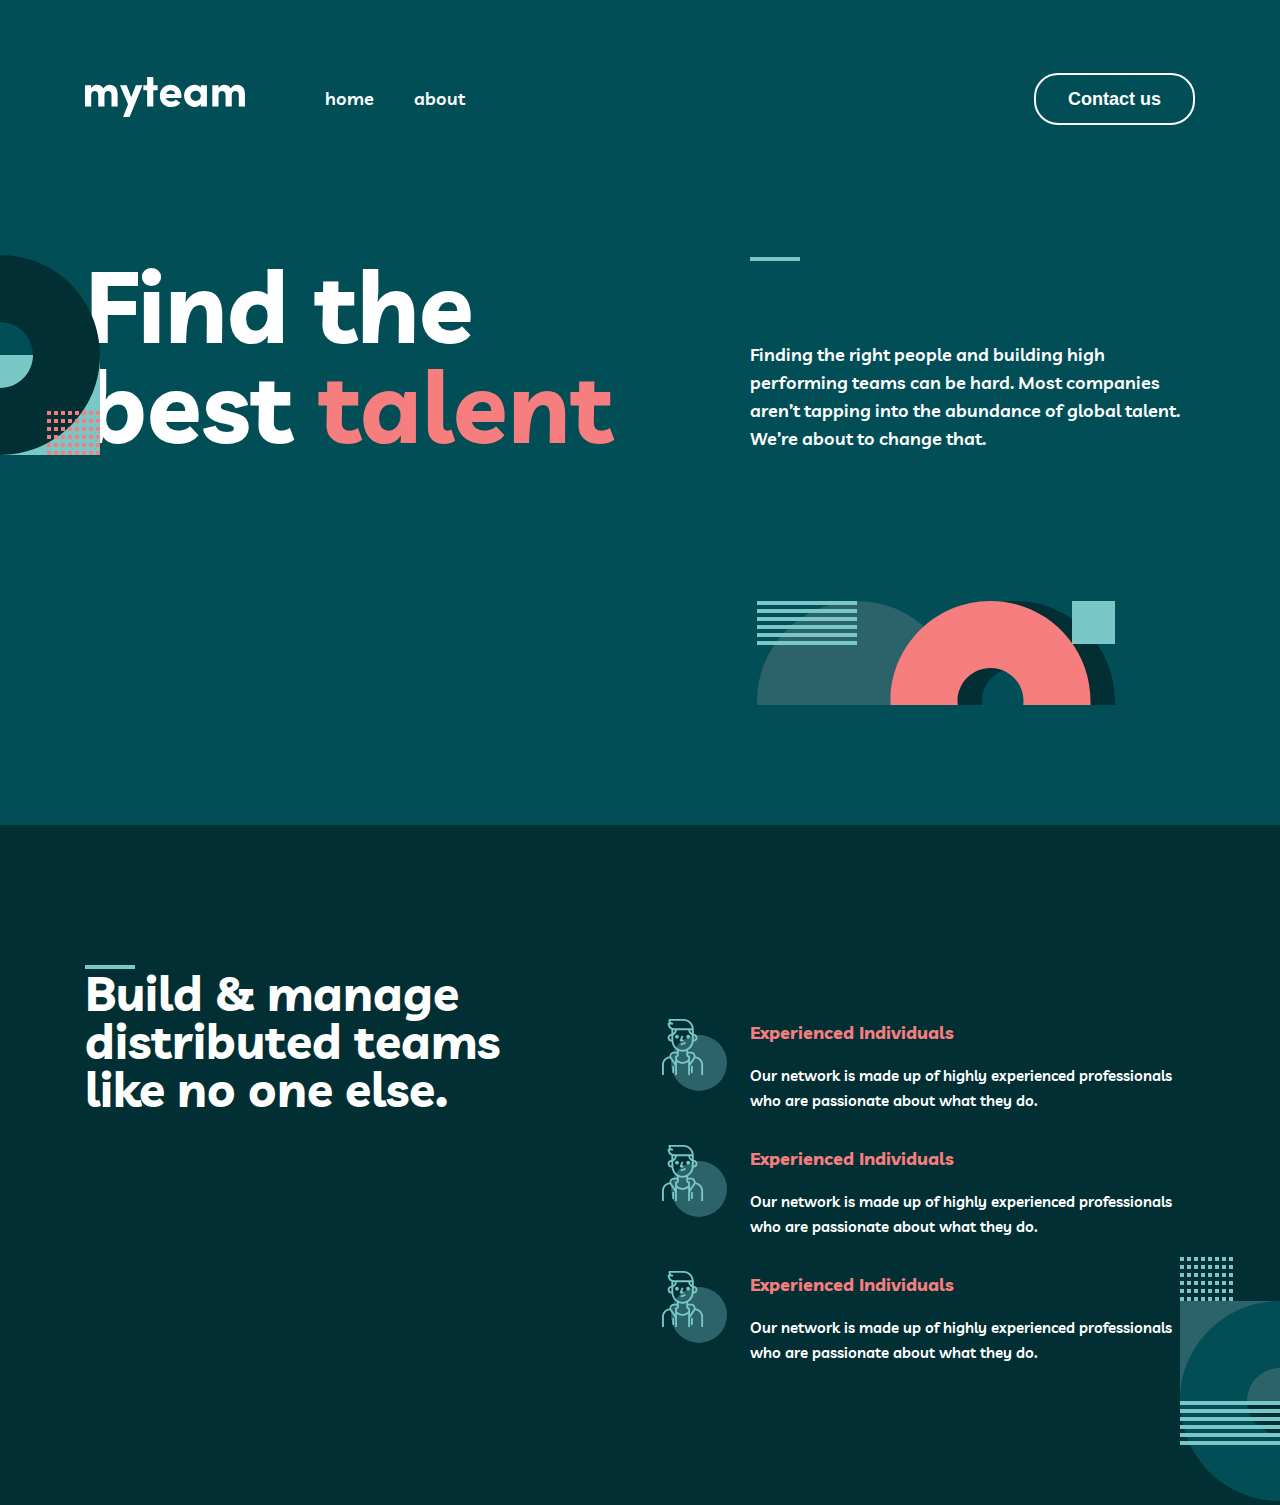
<file: pages/index.html>
<!DOCTYPE html>
<html lang="en">

<head>
        <meta charset="UTF-8">
        <meta http-equiv="X-UA-Compatible" content="IE=edge">
        <meta name="viewport" content="width=device-width, initial-scale=1.0">
        <title>myTeam</title>
        <link rel="shortcut icon" href="favicon.ico" type="image/x-icon">
        <!-- CSS -->
        <link rel="stylesheet" href="../css/main.min.css">
        <link rel="stylesheet" href="../css/index.min.css">
</head>

<body>
        <header id="header">
                <nav class="nav">
                        <div class="container">
                                <div class="nav__left">
                                        <a href="" class="logo">
                                                <img width="160px" height="40px" src="../images/logo.svg" alt="logo">
                                        </a>
                                        <div class="nav__links">
                                                <a href="">home</a>
                                                <a href="">about</a>
                                        </div>
                                </div>
                                <div class="nav__right">
                                        <button class="primary-btn">Contact us</button>
                                        <div class="bars">
                                                <svg width="20" height="17" viewBox="0 0 20 17" fill="none"
                                                        xmlns="http://www.w3.org/2000/svg">
                                                        <rect width="20" height="3" fill="white" />
                                                        <rect y="7" width="20" height="3" fill="white" />
                                                        <rect y="14" width="20" height="3" fill="white" />
                                                </svg>

                                        </div>
                                </div>
                        </div>
                </nav>

                <section class="hero">
                        <div class="container">
                                <div class="hero__left">
                                        <h1 class="large">
                                                Find the best <span>talent</span>
                                        </h1>
                                </div>
                                <div class="hero__right">
                                        <div class="line"></div>
                                        <p class="description1">Finding the right people and building high performing
                                                teams can be hard. Most companies aren’t tapping into the abundance of
                                                global talent. We’re about to change that.</p>
                                </div>
                        </div>
                        <div class="shape1">
                                <img src="../images/hero-left-shape.svg" alt="">
                        </div>
                        <div class="shape2">
                                <img src="../images/hero-right-shape.svg" alt="">
                        </div>
                </section>
                
        </header>

        <main id="main">
                <section class="features">
                        <div class="container">
                                <div class="features__left">
                                        <div class="line"></div>
                                        <h2>Build & manage distributed teams like no one else.</h2>
                                </div>
                                <div class="features__right">
                                        <div class="col">
                                                <div class="image">
                                                        <img src="../images/features1.svg" alt="">
                                                </div>
                                                <div class="info">
                                                        <h3>Experienced Individuals</h3>
                                                        <p class="description2">Our network is made up of highly experienced professionals who are passionate about what they do.</p>
                                                </div>
                                        </div>
                                        <div class="col">
                                                <div class="image">
                                                        <img src="../images/features1.svg" alt="">
                                                </div>
                                                <div class="info">
                                                        <h3>Experienced Individuals</h3>
                                                        <p class="description2">Our network is made up of highly experienced professionals who are passionate about what they do.</p>
                                                </div>
                                        </div>
                                        <div class="col">
                                                <div class="image">
                                                        <img src="../images/features1.svg" alt="">
                                                </div>
                                                <div class="info">
                                                        <h3>Experienced Individuals</h3>
                                                        <p class="description2">Our network is made up of highly experienced professionals who are passionate about what they do.</p>
                                                </div>
                                        </div>
                                </div>
                        </div>
                        <div class="shape">
                                <img src="../images/features-shape.svg" alt="">
                        </div>
                </section>
        </main>

        <footer id="footer"></footer>


</body>

</html>
</file>
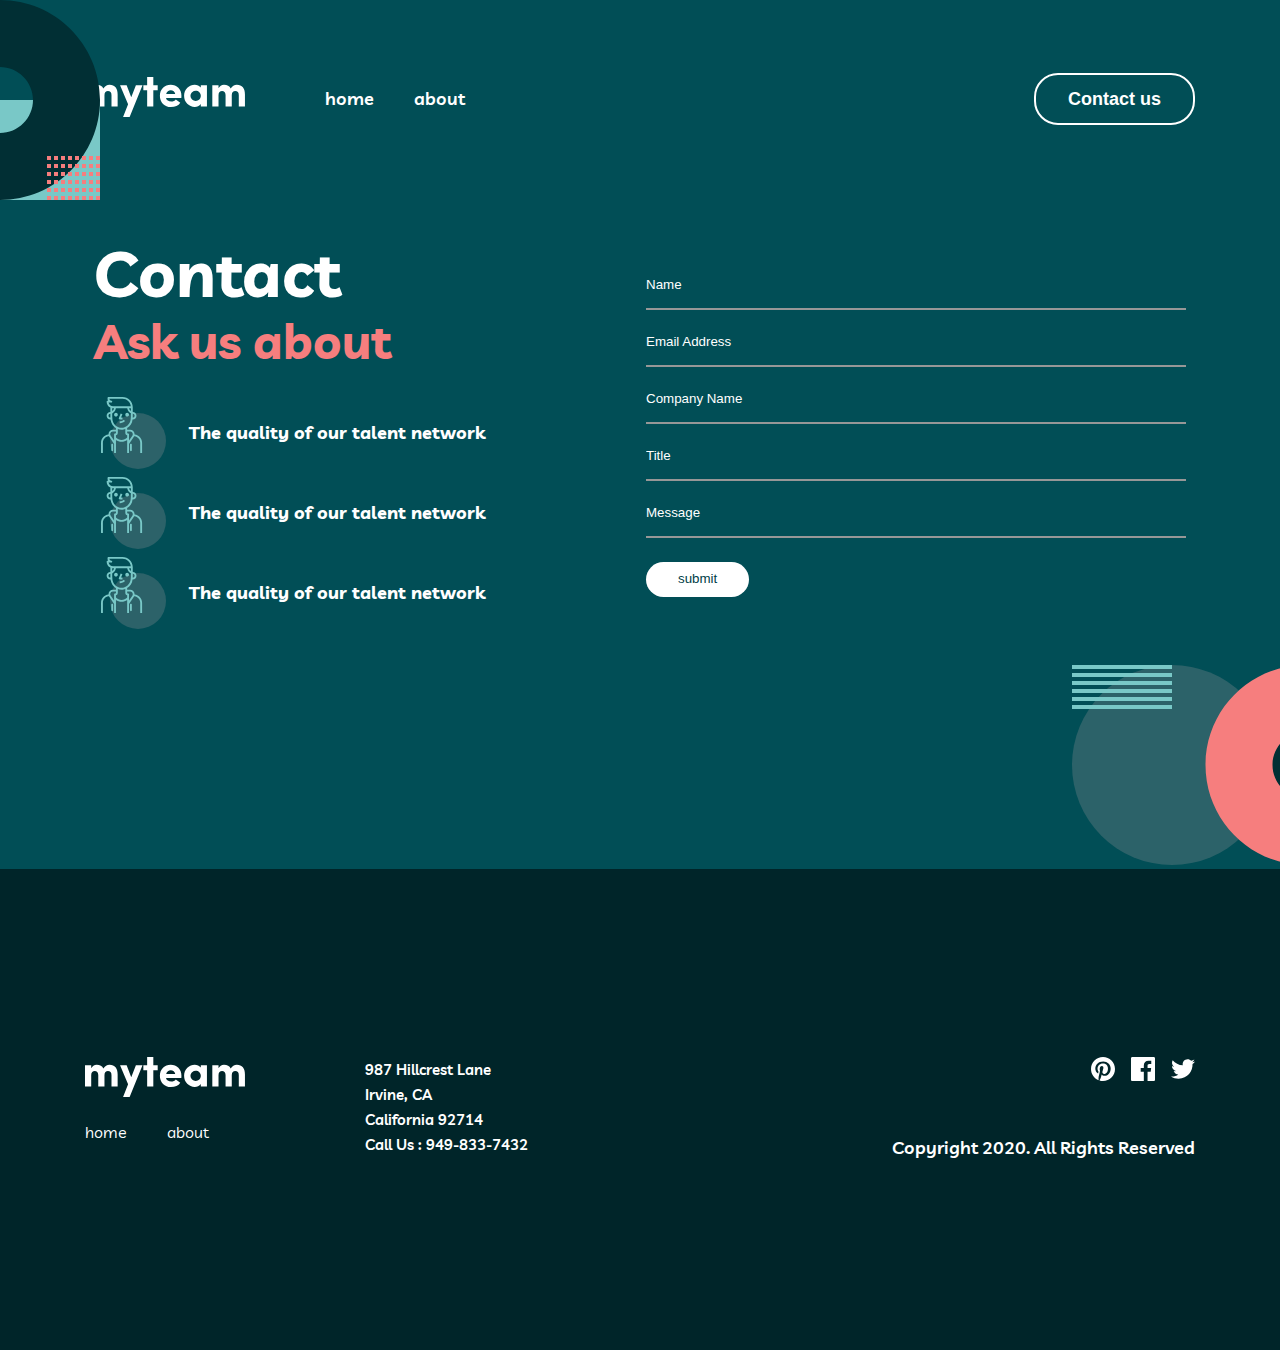
<file: pages/contact.html>
<!DOCTYPE html>
<html lang="en">
<head>
        <meta charset="UTF-8">
        <meta name="viewport" content="width=device-width, initial-scale=1.0">
        <title>Document</title>
        <link rel="stylesheet" href="../css/main.min.css">
        <link rel="stylesheet" href="../css/contact.min.css">
</head>
<body>
        <header id="header">
                <nav class="nav">
                        <div class="container">
                                <div class="nav__left">
                                        <a href="" class="logo">
                                                <img width="160px" height="40px" src="../images/logo.svg" alt="logo">
                                        </a>
                                        <div class="nav__links">
                                                <a href="./index.html">home</a>
                                                <a href="./about.html">about</a>
                                        </div>
                                </div>
                                <div class="nav__right">
                                        <button class="primary-btn">Contact us</button>
                                        <div class="bars">
                                                <svg width="20" height="17" viewBox="0 0 20 17" fill="none"
                                                        xmlns="http://www.w3.org/2000/svg">
                                                        <rect width="20" height="3" fill="white" />
                                                        <rect y="7" width="20" height="3" fill="white" />
                                                        <rect y="14" width="20" height="3" fill="white" />
                                                </svg>

                                        </div>
                                </div>
                        </div>
                </nav>

                <section class="nav2">
                        <div class="container">
                                <div class="nav2__left">
                                        <div class="left-top">
                                                <h1 class="small">Contact</h1>
                                                <h2>Ask us about</h2>
                                        </div>
                                        <div class="left-bottom">
                                                <div class="box11">
                                                                <img src="../images/features1.svg" alt="">
                                                                <h3>The quality of our talent network </h3>
                                                </div>
                                                <div class="box11">
                                                                <img src="../images/features1.svg" alt="">
                                                                <h3>The quality of our talent network </h3>
                                                </div>
                                                <div class="box11">
                                                                <img src="../images/features1.svg" alt="">
                                                                <h3>The quality of our talent network </h3>
                                                </div>
                                        </div>
                                </div>
                                <div class="nav2__right">
                                        <input type="text" placeholder="Name">
                                        <input type="text" placeholder="Email Address">
                                        <input type="text" placeholder="Company Name">
                                        <input type="text" placeholder="Title">
                                        <input type="text" placeholder="Message">
                                        <button class="submit">submit</button>
                                </div>
                                <div class="shape1">
                                        <img src="../images/hero-left-shape.svg" alt="">
                                </div>
                                <div class="shape2">
                                        <img src="../images/hero-right-shape.svg" alt="">
                                </div>
                        </div>
                </section>

                </header>


                <footer id="footer">
                        <div class="container">

                                <div class="footer__left">
                                        <div class="footer__left-logo">
                                                <img src="../images/logo.svg" alt="">
                                                <div class="nav__link">
                                                        <a href="./index.html">home</a>
                                                        <a href="./about.html">about</a>
                                                </div>
                                        </div>
                                        <div class="footer__left-list">
                                                <p class="description2">987  Hillcrest Lane</p>
                                                <p class="description2">Irvine, CA</p>
                                                <p class="description2">California 92714</p>
                                                <p class="description2">Call Us : 949-833-7432</p>
                                        </div>
                                        
                                </div>

                                <div class="footer__right">
                                        <div class="icons">
                                                <img src="../images/Path (1).svg" alt="">
                                                <img src="../images/Path (2).svg" alt="">
                                                <img src="../images/Path.svg" alt="">
                                        </div>
                                        <p class="description1">
                                                Copyright 2020. All Rights Reserved
                                        </p>
                                </div>

                        </div>
                </footer>
</body>
</html>
</file>
<file: css/main.min.css>
@font-face{font-display:swap;font-family:"Livvic";font-style:normal;font-weight:400;src:url("../../fonts/livvic-v14-latin-regular.woff2") format("woff2")}@font-face{font-display:swap;font-family:"Livvic";font-style:normal;font-weight:500;src:url("../../fonts/livvic-v14-latin-500.woff2") format("woff2")}@font-face{font-display:swap;font-family:"Livvic";font-style:italic;font-weight:500;src:url("../../fonts/livvic-v14-latin-500italic.woff2") format("woff2")}@font-face{font-display:swap;font-family:"Livvic";font-style:normal;font-weight:600;src:url("../../fonts/livvic-v14-latin-600.woff2") format("woff2")}@font-face{font-display:swap;font-family:"Livvic";font-style:normal;font-weight:700;src:url("../../fonts/livvic-v14-latin-700.woff2") format("woff2")}*{margin:0;padding:0;-webkit-box-sizing:border-box;box-sizing:border-box}body{font-family:"Livvic",sans-serif}.container{max-width:1130px;margin:0 auto;padding:0 10px}.primary-btn{padding:10px 32px;background:rgba(0,0,0,0);border-radius:24px;border:2px solid #fff;font-size:1.125rem;line-height:28px;font-weight:600;color:#fff;-webkit-transition:.5s linear;transition:.5s linear}.primary-btn:hover{background-color:#fff;color:#014e56}#header{background-color:#014e56}h1.large{font-size:6.25rem;line-height:100px;font-weight:700;color:#fff}h1.small{font-size:4rem;line-height:56px;font-weight:700;color:#fff}h2{font-size:3rem;line-height:48px;font-weight:700;color:#fff}h3{font-size:1.125rem;line-height:28px;font-weight:700;color:#fff}.line{width:50px;height:4px;background:#79c8c7}.description1{font-size:1.125rem;line-height:28px;font-weight:600;color:#fff}.description2{font-size:0.9375rem;line-height:25px;font-weight:600;color:#fff}.nav{padding-top:73px}.nav .container{display:-webkit-box;display:-ms-flexbox;display:flex;-webkit-box-align:center;-ms-flex-align:center;align-items:center;-webkit-box-pack:justify;-ms-flex-pack:justify;justify-content:space-between}.nav__left{display:-webkit-box;display:-ms-flexbox;display:flex;-webkit-box-align:center;-ms-flex-align:center;align-items:center;gap:80px}.nav__links{display:-webkit-box;display:-ms-flexbox;display:flex;gap:40px}@media(max-width: 600px){.nav__links{display:none}}.nav__links a{text-decoration:none;font-size:1.125rem;line-height:28px;font-weight:600;color:#fff}@media(max-width: 600px){.nav__right .primary-btn{display:none}}.nav__right .bars{display:none}@media(max-width: 600px){.nav__right .bars{display:block}}@font-face{font-display:swap;font-family:"Livvic";font-style:normal;font-weight:400;src:url("../../fonts/livvic-v14-latin-regular.woff2") format("woff2")}@font-face{font-display:swap;font-family:"Livvic";font-style:normal;font-weight:500;src:url("../../fonts/livvic-v14-latin-500.woff2") format("woff2")}@font-face{font-display:swap;font-family:"Livvic";font-style:italic;font-weight:500;src:url("../../fonts/livvic-v14-latin-500italic.woff2") format("woff2")}@font-face{font-display:swap;font-family:"Livvic";font-style:normal;font-weight:600;src:url("../../fonts/livvic-v14-latin-600.woff2") format("woff2")}@font-face{font-display:swap;font-family:"Livvic";font-style:normal;font-weight:700;src:url("../../fonts/livvic-v14-latin-700.woff2") format("woff2")}*{margin:0;padding:0;-webkit-box-sizing:border-box;box-sizing:border-box}body{font-family:"Livvic",sans-serif}.container{max-width:1130px;margin:0 auto;padding:0 10px}.primary-btn{padding:10px 32px;background:rgba(0,0,0,0);border-radius:24px;border:2px solid #fff;font-size:1.125rem;line-height:28px;font-weight:600;color:#fff;-webkit-transition:.5s linear;transition:.5s linear}.primary-btn:hover{background-color:#fff;color:#014e56}#header{background-color:#014e56}h1.large{font-size:6.25rem;line-height:100px;font-weight:700;color:#fff}h1.small{font-size:4rem;line-height:56px;font-weight:700;color:#fff}h2{font-size:3rem;line-height:48px;font-weight:700;color:#fff}h3{font-size:1.125rem;line-height:28px;font-weight:700;color:#fff}.line{width:50px;height:4px;background:#79c8c7}.description1{font-size:1.125rem;line-height:28px;font-weight:600;color:#fff}.description2{font-size:0.9375rem;line-height:25px;font-weight:600;color:#fff}.nav{padding-top:73px}.nav .container{display:-webkit-box;display:-ms-flexbox;display:flex;-webkit-box-align:center;-ms-flex-align:center;align-items:center;-webkit-box-pack:justify;-ms-flex-pack:justify;justify-content:space-between}.nav__left{display:-webkit-box;display:-ms-flexbox;display:flex;-webkit-box-align:center;-ms-flex-align:center;align-items:center;gap:80px}.nav__links{display:-webkit-box;display:-ms-flexbox;display:flex;gap:40px}@media(max-width: 600px){.nav__links{display:none}}.nav__links a{text-decoration:none;font-size:1.125rem;line-height:28px;font-weight:600;color:#fff}@media(max-width: 600px){.nav__right .primary-btn{display:none}}.nav__right .bars{display:none}@media(max-width: 600px){.nav__right .bars{display:block}}.hero{padding:130px 0 250px;position:relative;overflow:hidden}.hero .shape1{position:absolute;top:130px;left:-100px}.hero .shape2{position:absolute;bottom:-100px;right:165px}.hero .container{display:-webkit-box;display:-ms-flexbox;display:flex;-webkit-box-align:center;-ms-flex-align:center;align-items:center;-webkit-box-pack:justify;-ms-flex-pack:justify;justify-content:space-between}.hero__left{max-width:635px}.hero__left h1{width:90%}.hero__left h1 span{color:#f67e7e}.hero__right{max-width:445px}.hero__right .line{margin-bottom:80px}.features{background:#012f34;padding:140px 0;position:relative;overflow:hidden}.features__left{width:455px}.features__right{margin-top:54px;width:540px;display:-webkit-box;display:-ms-flexbox;display:flex;-webkit-box-orient:vertical;-webkit-box-direction:normal;-ms-flex-direction:column;flex-direction:column;gap:32px}.features__right .col{display:-webkit-box;display:-ms-flexbox;display:flex;gap:23px}.features__right .image{width:72px;height:72px}.features__right .info h3{color:#f67e7e;margin-bottom:16px}.features .shape{position:absolute;bottom:0;right:-100px}.features .container{display:-webkit-box;display:-ms-flexbox;display:flex;-webkit-box-pack:justify;-ms-flex-pack:justify;justify-content:space-between}@font-face{font-display:swap;font-family:"Livvic";font-style:normal;font-weight:400;src:url("../../fonts/livvic-v14-latin-regular.woff2") format("woff2")}@font-face{font-display:swap;font-family:"Livvic";font-style:normal;font-weight:500;src:url("../../fonts/livvic-v14-latin-500.woff2") format("woff2")}@font-face{font-display:swap;font-family:"Livvic";font-style:italic;font-weight:500;src:url("../../fonts/livvic-v14-latin-500italic.woff2") format("woff2")}@font-face{font-display:swap;font-family:"Livvic";font-style:normal;font-weight:600;src:url("../../fonts/livvic-v14-latin-600.woff2") format("woff2")}@font-face{font-display:swap;font-family:"Livvic";font-style:normal;font-weight:700;src:url("../../fonts/livvic-v14-latin-700.woff2") format("woff2")}*{margin:0;padding:0;-webkit-box-sizing:border-box;box-sizing:border-box}body{font-family:"Livvic",sans-serif}.container{max-width:1130px;margin:0 auto;padding:0 10px}.primary-btn{padding:10px 32px;background:rgba(0,0,0,0);border-radius:24px;border:2px solid #fff;font-size:1.125rem;line-height:28px;font-weight:600;color:#fff;-webkit-transition:.5s linear;transition:.5s linear}.primary-btn:hover{background-color:#fff;color:#014e56}#header{background-color:#014e56}h1.large{font-size:6.25rem;line-height:100px;font-weight:700;color:#fff}h1.small{font-size:4rem;line-height:56px;font-weight:700;color:#fff}h2{font-size:3rem;line-height:48px;font-weight:700;color:#fff}h3{font-size:1.125rem;line-height:28px;font-weight:700;color:#fff}.line{width:50px;height:4px;background:#79c8c7}.description1{font-size:1.125rem;line-height:28px;font-weight:600;color:#fff}.description2{font-size:0.9375rem;line-height:25px;font-weight:600;color:#fff}.nav{padding-top:73px}.nav .container{display:-webkit-box;display:-ms-flexbox;display:flex;-webkit-box-align:center;-ms-flex-align:center;align-items:center;-webkit-box-pack:justify;-ms-flex-pack:justify;justify-content:space-between}.nav__left{display:-webkit-box;display:-ms-flexbox;display:flex;-webkit-box-align:center;-ms-flex-align:center;align-items:center;gap:80px}.nav__links{display:-webkit-box;display:-ms-flexbox;display:flex;gap:40px}@media(max-width: 600px){.nav__links{display:none}}.nav__links a{text-decoration:none;font-size:1.125rem;line-height:28px;font-weight:600;color:#fff}@media(max-width: 600px){.nav__right .primary-btn{display:none}}.nav__right .bars{display:none}@media(max-width: 600px){.nav__right .bars{display:block}}body{overflow-x:hidden}#header{padding-bottom:120px;position:relative}.nav2{margin:120px 0}.nav2 .shape1{position:absolute;top:0px;left:-100px}.nav2 .shape2{position:absolute;bottom:0px;right:-150px}.nav2 .container{max-width:1112px;margin:0 auto;display:-webkit-box;display:-ms-flexbox;display:flex;-webkit-box-pack:justify;-ms-flex-pack:justify;justify-content:space-between;-webkit-box-align:center;-ms-flex-align:center;align-items:center}.nav2__left{display:-webkit-box;display:-ms-flexbox;display:flex;-webkit-box-orient:vertical;-webkit-box-direction:normal;-ms-flex-direction:column;flex-direction:column;gap:32px}.nav2__left .left-top{display:-webkit-box;display:-ms-flexbox;display:flex;-webkit-box-orient:vertical;-webkit-box-direction:normal;-ms-flex-direction:column;flex-direction:column;gap:16px}.nav2__left .left-top h2{color:#f67e7e}.nav2__left .left-bottom{display:-webkit-box;display:-ms-flexbox;display:flex;-webkit-box-orient:vertical;-webkit-box-direction:normal;-ms-flex-direction:column;flex-direction:column;gap:8px}.nav2__left .left-bottom .box11{display:-webkit-box;display:-ms-flexbox;display:flex;-webkit-box-align:center;-ms-flex-align:center;align-items:center;gap:23px}.nav2__right{width:540px;display:-webkit-box;display:-ms-flexbox;display:flex;-webkit-box-orient:vertical;-webkit-box-direction:normal;-ms-flex-direction:column;flex-direction:column;-webkit-box-align:start;-ms-flex-align:start;align-items:flex-start;gap:24px}.nav2__right input{padding-bottom:16px;width:100%;background-color:rgba(0,0,0,0);border:none;outline:none;border-bottom:2px solid #979797;color:#fff}.nav2__right input::-webkit-input-placeholder{background-color:rgba(0,0,0,0);color:#fff}.nav2__right input::-moz-placeholder{background-color:rgba(0,0,0,0);color:#fff}.nav2__right input:-ms-input-placeholder{background-color:rgba(0,0,0,0);color:#fff}.nav2__right input::-ms-input-placeholder{background-color:rgba(0,0,0,0);color:#fff}.nav2__right input::placeholder{background-color:rgba(0,0,0,0);color:#fff}.nav2__right .submit{padding:9px 32px 11px 32px;border:none;background-color:#fff;color:#004047;border-radius:24px}#footer{background-color:#002529}#footer .container{max-width:1110px;padding:140px 0;margin:0 auto;display:-webkit-box;display:-ms-flexbox;display:flex;-webkit-box-pack:justify;-ms-flex-pack:justify;justify-content:space-between}#footer__left{display:-webkit-box;display:-ms-flexbox;display:flex;-webkit-box-pack:center;-ms-flex-pack:center;justify-content:center;gap:120px}#footer__left-list{display:-webkit-box;display:-ms-flexbox;display:flex;-webkit-box-align:start;-ms-flex-align:start;align-items:flex-start;-webkit-box-orient:vertical;-webkit-box-direction:normal;-ms-flex-direction:column;flex-direction:column}#footer__left-logo{display:-webkit-box;display:-ms-flexbox;display:flex;-webkit-box-orient:vertical;-webkit-box-direction:normal;-ms-flex-direction:column;flex-direction:column;gap:25px}#footer__left .nav__link{text-decoration:none;display:-webkit-box;display:-ms-flexbox;display:flex;-webkit-box-align:center;-ms-flex-align:center;align-items:center;gap:40px}#footer__right{display:-webkit-box;display:-ms-flexbox;display:flex;-webkit-box-orient:vertical;-webkit-box-direction:normal;-ms-flex-direction:column;flex-direction:column;-webkit-box-align:end;-ms-flex-align:end;align-items:flex-end;gap:53.25px}#footer__right .icons{display:-webkit-box;display:-ms-flexbox;display:flex;gap:16px}/*# sourceMappingURL=main.min.css.map */
</file>
<file: css/index.min.css>
@font-face{font-display:swap;font-family:"Livvic";font-style:normal;font-weight:400;src:url("../../fonts/livvic-v14-latin-regular.woff2") format("woff2")}@font-face{font-display:swap;font-family:"Livvic";font-style:normal;font-weight:500;src:url("../../fonts/livvic-v14-latin-500.woff2") format("woff2")}@font-face{font-display:swap;font-family:"Livvic";font-style:italic;font-weight:500;src:url("../../fonts/livvic-v14-latin-500italic.woff2") format("woff2")}@font-face{font-display:swap;font-family:"Livvic";font-style:normal;font-weight:600;src:url("../../fonts/livvic-v14-latin-600.woff2") format("woff2")}@font-face{font-display:swap;font-family:"Livvic";font-style:normal;font-weight:700;src:url("../../fonts/livvic-v14-latin-700.woff2") format("woff2")}*{margin:0;padding:0;-webkit-box-sizing:border-box;box-sizing:border-box}body{font-family:"Livvic",sans-serif}.container{max-width:1130px;margin:0 auto;padding:0 10px}.primary-btn{padding:10px 32px;background:rgba(0,0,0,0);border-radius:24px;border:2px solid #fff;font-size:1.125rem;line-height:28px;font-weight:600;color:#fff;-webkit-transition:.5s linear;transition:.5s linear}.primary-btn:hover{background-color:#fff;color:#014e56}#header{background-color:#014e56}h1.large{font-size:6.25rem;line-height:100px;font-weight:700;color:#fff}h1.small{font-size:4rem;line-height:56px;font-weight:700;color:#fff}h2{font-size:3rem;line-height:48px;font-weight:700;color:#fff}h3{font-size:1.125rem;line-height:28px;font-weight:700;color:#fff}.line{width:50px;height:4px;background:#79c8c7}.description1{font-size:1.125rem;line-height:28px;font-weight:600;color:#fff}.description2{font-size:0.9375rem;line-height:25px;font-weight:600;color:#fff}.nav{padding-top:73px}.nav .container{display:-webkit-box;display:-ms-flexbox;display:flex;-webkit-box-align:center;-ms-flex-align:center;align-items:center;-webkit-box-pack:justify;-ms-flex-pack:justify;justify-content:space-between}.nav__left{display:-webkit-box;display:-ms-flexbox;display:flex;-webkit-box-align:center;-ms-flex-align:center;align-items:center;gap:80px}.nav__links{display:-webkit-box;display:-ms-flexbox;display:flex;gap:40px}@media(max-width: 600px){.nav__links{display:none}}.nav__links a{text-decoration:none;font-size:1.125rem;line-height:28px;font-weight:600;color:#fff}@media(max-width: 600px){.nav__right .primary-btn{display:none}}.nav__right .bars{display:none}@media(max-width: 600px){.nav__right .bars{display:block}}.hero{padding:130px 0 250px;position:relative;overflow:hidden}.hero .shape1{position:absolute;top:130px;left:-100px}.hero .shape2{position:absolute;bottom:-100px;right:165px}.hero .container{display:-webkit-box;display:-ms-flexbox;display:flex;-webkit-box-align:center;-ms-flex-align:center;align-items:center;-webkit-box-pack:justify;-ms-flex-pack:justify;justify-content:space-between}.hero__left{max-width:635px}.hero__left h1{width:90%}.hero__left h1 span{color:#f67e7e}.hero__right{max-width:445px}.hero__right .line{margin-bottom:80px}.features{background:#012f34;padding:140px 0;position:relative;overflow:hidden}.features__left{width:455px}.features__right{margin-top:54px;width:540px;display:-webkit-box;display:-ms-flexbox;display:flex;-webkit-box-orient:vertical;-webkit-box-direction:normal;-ms-flex-direction:column;flex-direction:column;gap:32px}.features__right .col{display:-webkit-box;display:-ms-flexbox;display:flex;gap:23px}.features__right .image{width:72px;height:72px}.features__right .info h3{color:#f67e7e;margin-bottom:16px}.features .shape{position:absolute;bottom:0;right:-100px}.features .container{display:-webkit-box;display:-ms-flexbox;display:flex;-webkit-box-pack:justify;-ms-flex-pack:justify;justify-content:space-between}/*# sourceMappingURL=index.min.css.map */
</file>
<file: css/contact.min.css>
@font-face{font-display:swap;font-family:"Livvic";font-style:normal;font-weight:400;src:url("../../fonts/livvic-v14-latin-regular.woff2") format("woff2")}@font-face{font-display:swap;font-family:"Livvic";font-style:normal;font-weight:500;src:url("../../fonts/livvic-v14-latin-500.woff2") format("woff2")}@font-face{font-display:swap;font-family:"Livvic";font-style:italic;font-weight:500;src:url("../../fonts/livvic-v14-latin-500italic.woff2") format("woff2")}@font-face{font-display:swap;font-family:"Livvic";font-style:normal;font-weight:600;src:url("../../fonts/livvic-v14-latin-600.woff2") format("woff2")}@font-face{font-display:swap;font-family:"Livvic";font-style:normal;font-weight:700;src:url("../../fonts/livvic-v14-latin-700.woff2") format("woff2")}*{margin:0;padding:0;-webkit-box-sizing:border-box;box-sizing:border-box}body{font-family:"Livvic",sans-serif}.container{max-width:1130px;margin:0 auto;padding:0 10px}.primary-btn{padding:10px 32px;background:rgba(0,0,0,0);border-radius:24px;border:2px solid #fff;font-size:1.125rem;line-height:28px;font-weight:600;color:#fff;-webkit-transition:.5s linear;transition:.5s linear}.primary-btn:hover{background-color:#fff;color:#014e56}#header{background-color:#014e56}h1.large{font-size:6.25rem;line-height:100px;font-weight:700;color:#fff}h1.small{font-size:4rem;line-height:56px;font-weight:700;color:#fff}h2{font-size:3rem;line-height:48px;font-weight:700;color:#fff}h3{font-size:1.125rem;line-height:28px;font-weight:700;color:#fff}.line{width:50px;height:4px;background:#79c8c7}.description1{font-size:1.125rem;line-height:28px;font-weight:600;color:#fff}.description2{font-size:0.9375rem;line-height:25px;font-weight:600;color:#fff}.nav{padding-top:73px}.nav .container{display:-webkit-box;display:-ms-flexbox;display:flex;-webkit-box-align:center;-ms-flex-align:center;align-items:center;-webkit-box-pack:justify;-ms-flex-pack:justify;justify-content:space-between}.nav__left{display:-webkit-box;display:-ms-flexbox;display:flex;-webkit-box-align:center;-ms-flex-align:center;align-items:center;gap:80px}.nav__links{display:-webkit-box;display:-ms-flexbox;display:flex;gap:40px}@media(max-width: 600px){.nav__links{display:none}}.nav__links a{text-decoration:none;font-size:1.125rem;line-height:28px;font-weight:600;color:#fff}@media(max-width: 600px){.nav__right .primary-btn{display:none}}.nav__right .bars{display:none}@media(max-width: 600px){.nav__right .bars{display:block}}body{overflow-x:hidden}#header{padding-bottom:120px;position:relative}.nav2{margin:120px 0}.nav2 .shape1{position:absolute;top:0px;left:-100px}.nav2 .shape2{position:absolute;bottom:0px;right:-150px}.nav2 .container{max-width:1112px;margin:0 auto;display:-webkit-box;display:-ms-flexbox;display:flex;-webkit-box-pack:justify;-ms-flex-pack:justify;justify-content:space-between;-webkit-box-align:center;-ms-flex-align:center;align-items:center}.nav2__left{display:-webkit-box;display:-ms-flexbox;display:flex;-webkit-box-orient:vertical;-webkit-box-direction:normal;-ms-flex-direction:column;flex-direction:column;gap:32px}.nav2__left .left-top{display:-webkit-box;display:-ms-flexbox;display:flex;-webkit-box-orient:vertical;-webkit-box-direction:normal;-ms-flex-direction:column;flex-direction:column;gap:16px}.nav2__left .left-top h2{color:#f67e7e}.nav2__left .left-bottom{display:-webkit-box;display:-ms-flexbox;display:flex;-webkit-box-orient:vertical;-webkit-box-direction:normal;-ms-flex-direction:column;flex-direction:column;gap:8px}.nav2__left .left-bottom .box11{display:-webkit-box;display:-ms-flexbox;display:flex;-webkit-box-align:center;-ms-flex-align:center;align-items:center;gap:23px}.nav2__right{width:540px;display:-webkit-box;display:-ms-flexbox;display:flex;-webkit-box-orient:vertical;-webkit-box-direction:normal;-ms-flex-direction:column;flex-direction:column;-webkit-box-align:start;-ms-flex-align:start;align-items:flex-start;gap:24px}.nav2__right input{padding-bottom:16px;width:100%;background-color:rgba(0,0,0,0);border:none;outline:none;border-bottom:2px solid #979797;color:#fff}.nav2__right input::-webkit-input-placeholder{background-color:rgba(0,0,0,0);color:#fff}.nav2__right input::-moz-placeholder{background-color:rgba(0,0,0,0);color:#fff}.nav2__right input:-ms-input-placeholder{background-color:rgba(0,0,0,0);color:#fff}.nav2__right input::-ms-input-placeholder{background-color:rgba(0,0,0,0);color:#fff}.nav2__right input::placeholder{background-color:rgba(0,0,0,0);color:#fff}.nav2__right .submit{padding:9px 32px 11px 32px;border:none;background-color:#fff;color:#004047;border-radius:24px}#footer{background-color:#002529;padding:48px 0}#footer .container{max-width:1110px;margin:0 auto;display:-webkit-box;display:-ms-flexbox;display:flex;-webkit-box-pack:justify;-ms-flex-pack:justify;justify-content:space-between}#footer .footer__left{display:-webkit-box;display:-ms-flexbox;display:flex;-webkit-box-pack:center;-ms-flex-pack:center;justify-content:center;gap:120px}#footer .footer__left-list{display:-webkit-box;display:-ms-flexbox;display:flex;-webkit-box-align:start;-ms-flex-align:start;align-items:flex-start;-webkit-box-orient:vertical;-webkit-box-direction:normal;-ms-flex-direction:column;flex-direction:column}#footer .footer__left-logo{display:-webkit-box;display:-ms-flexbox;display:flex;-webkit-box-orient:vertical;-webkit-box-direction:normal;-ms-flex-direction:column;flex-direction:column;gap:25px}#footer .footer__left .nav__link{display:-webkit-box;display:-ms-flexbox;display:flex;-webkit-box-align:center;-ms-flex-align:center;align-items:center;gap:40px}#footer .footer__left .nav__link a{color:#fff;text-decoration:none}#footer .footer__right{display:-webkit-box;display:-ms-flexbox;display:flex;-webkit-box-orient:vertical;-webkit-box-direction:normal;-ms-flex-direction:column;flex-direction:column;-webkit-box-align:end;-ms-flex-align:end;align-items:flex-end;gap:53.25px}#footer .footer__right .icons{display:-webkit-box;display:-ms-flexbox;display:flex;gap:16px}/*# sourceMappingURL=contact.min.css.map */
</file>
